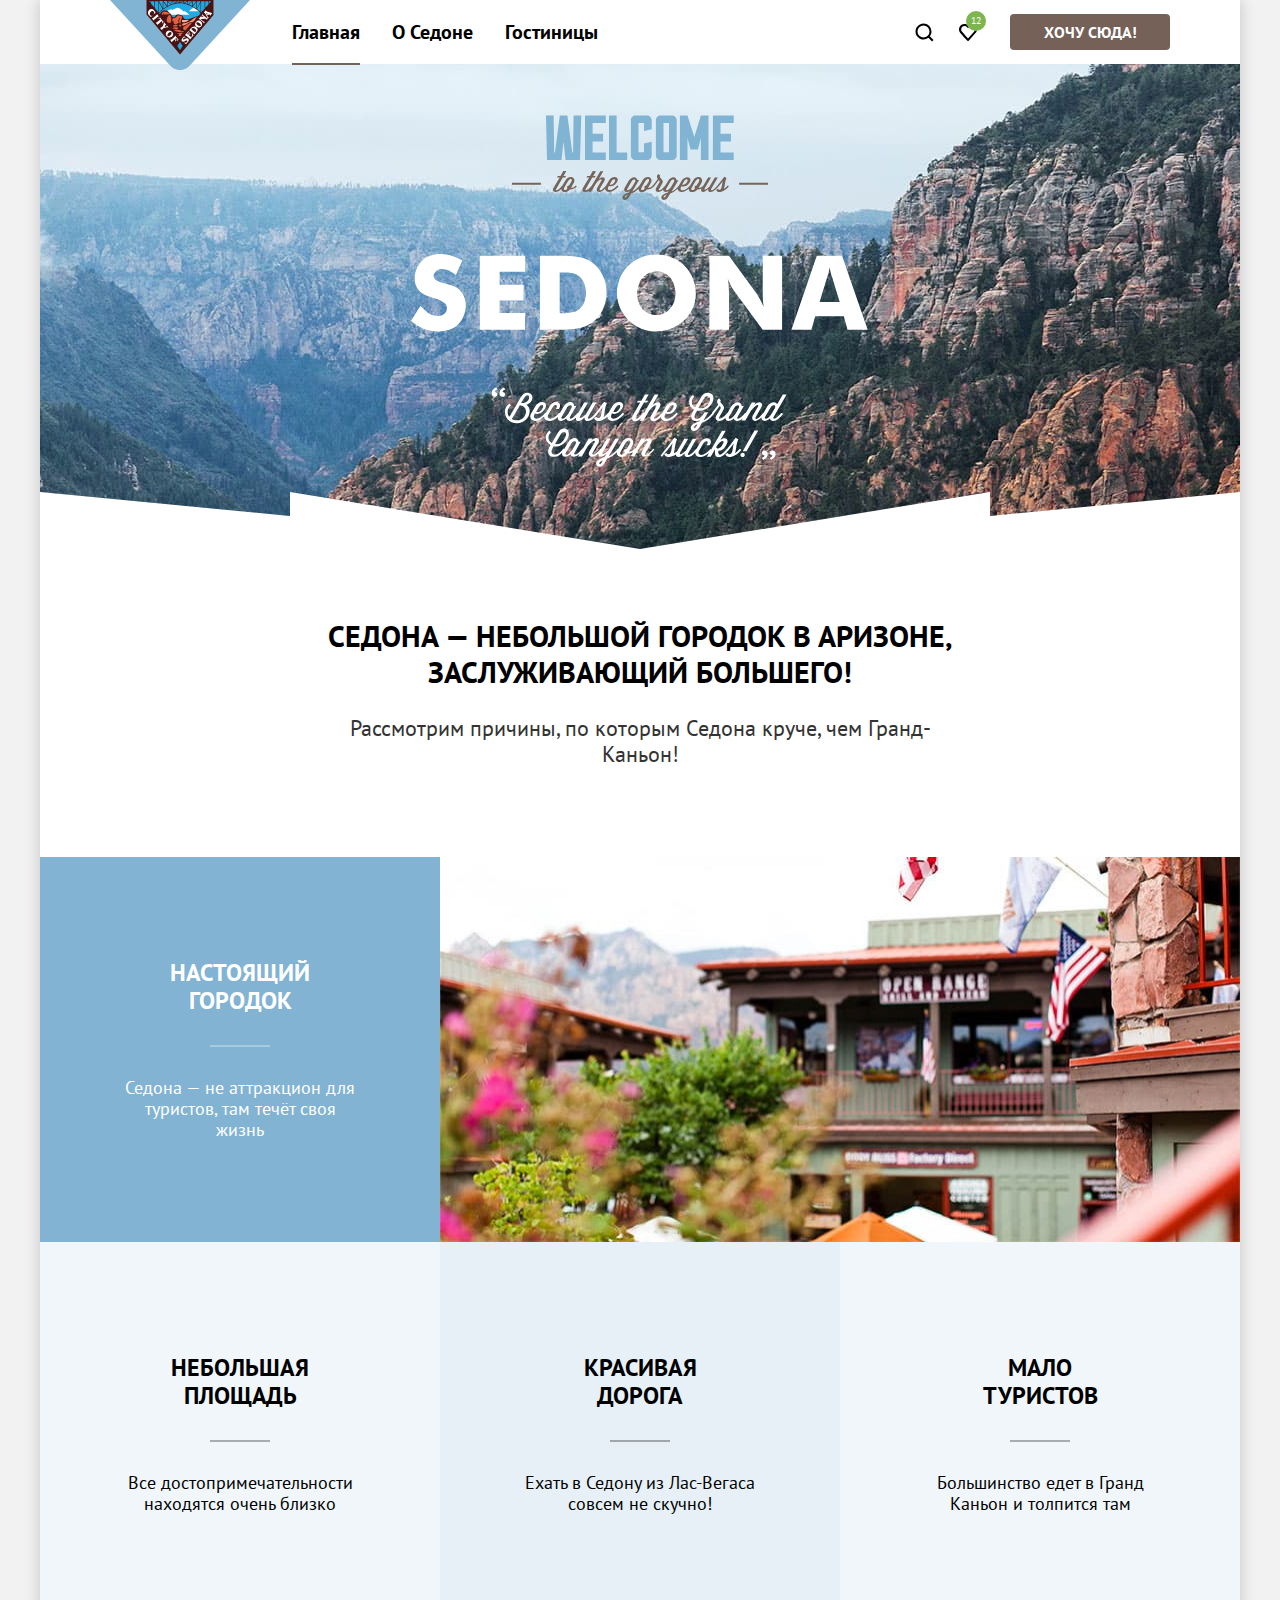
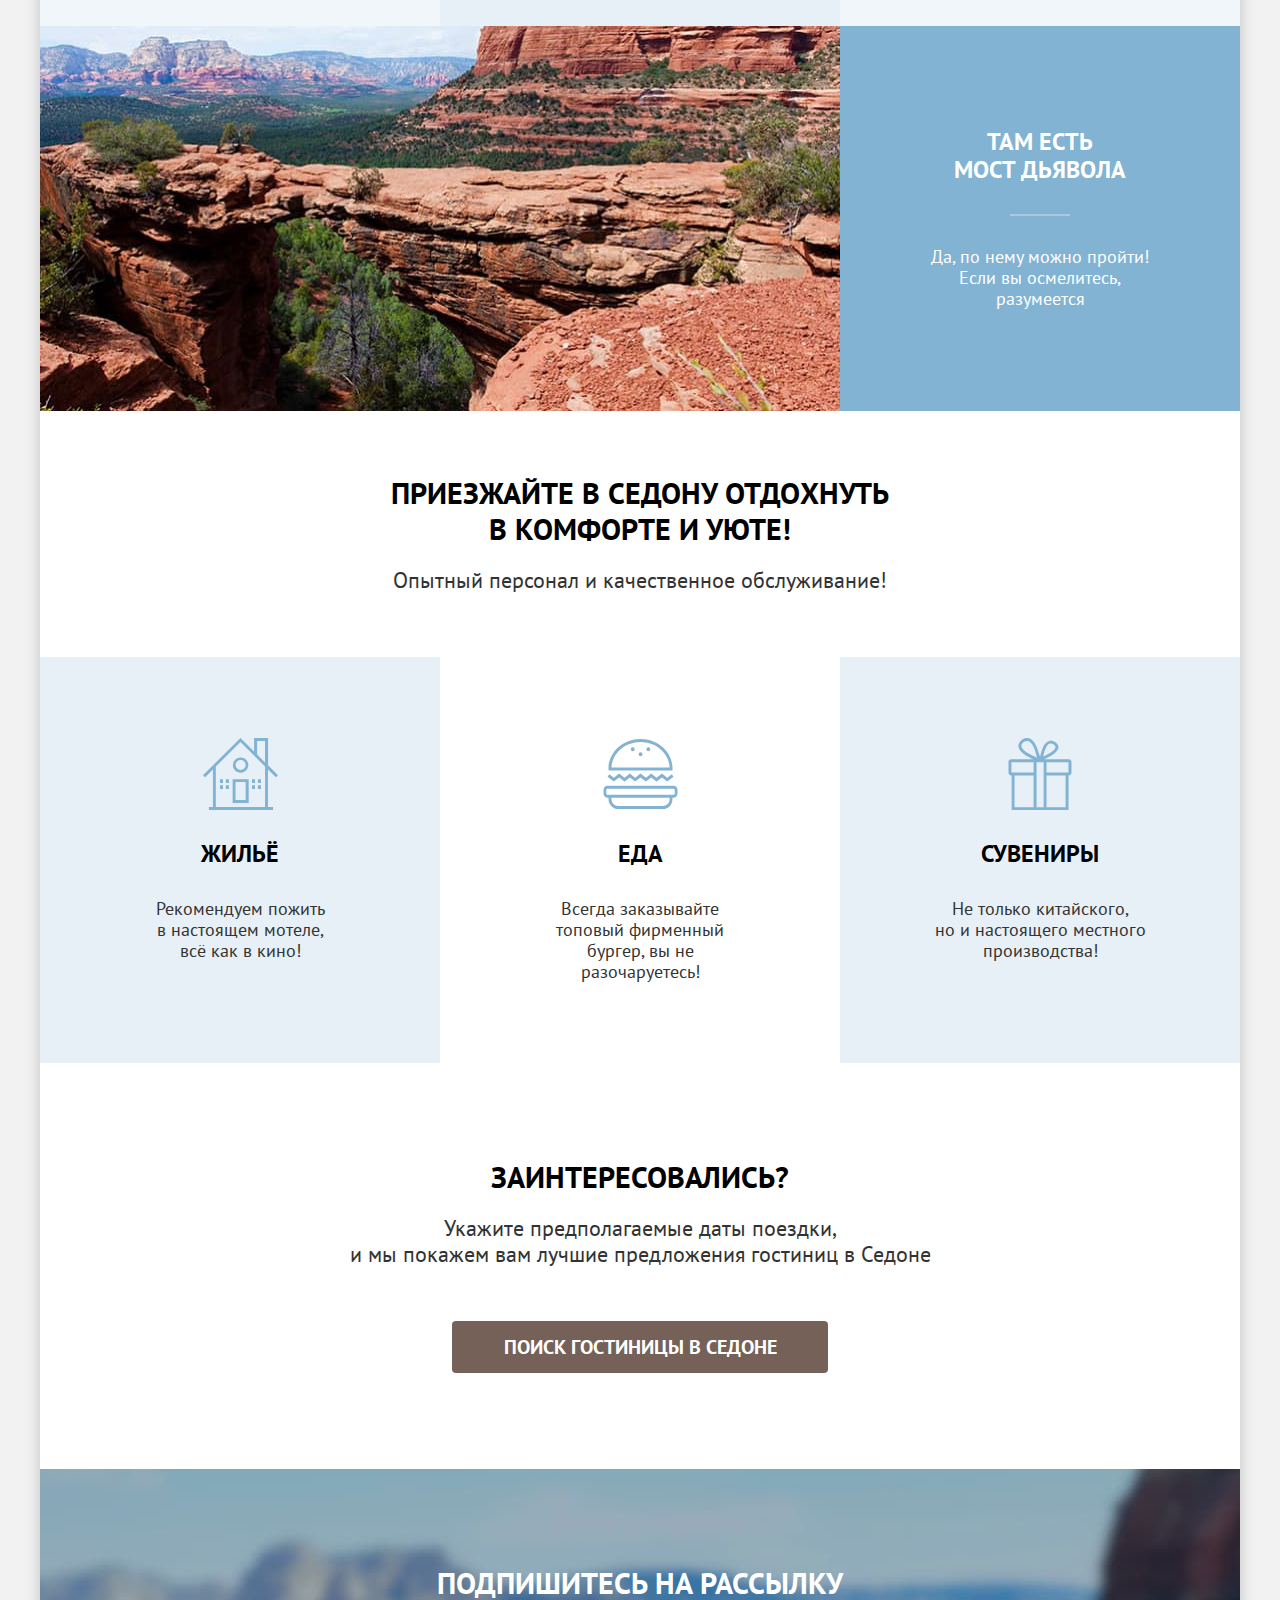
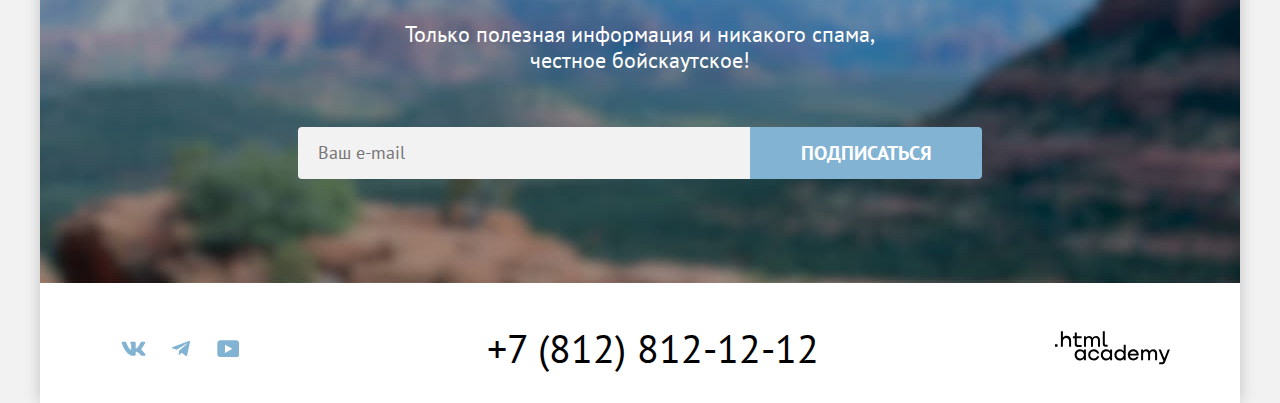
<file: index.html>
<!DOCTYPE html>
<html lang="ru">

  <head>
    <meta charset="utf-8">
    <title>HTML Academy: Седона</title>
    <link rel="stylesheet" href="styles/styles.css">
    <link rel="icon" type="image/png" sizes="32x32" href="images/favicon.png">
  </head>

  <body>
    <header class="page-header">
      <nav class="navigation">
        <a class="navigation-logo" href="index.html">
          <img class="site-logo" src="images/header/logo.svg" width="140" height="70" alt="Логотип Седона.">
        </a>
        <ul class="navigation-list">
          <li class="navigation-item">
            <a class="navigation-link navigation-link-current" href="index.html">Главная</a>
          </li>
          <li class="navigation-item">
            <a class="navigation-link" href="#">О Седоне</a>
          </li>
          <li class="navigation-item">
            <a class="navigation-link" href="catalog.html">Гостиницы</a>
          </li>
        </ul>
        <ul class="navigation-user">
          <li class="navigation-user-item">
            <a class="navigation-link navigation-user-link navigation-search" href="#">
              <span class="visually-hidden">Поиск</span>
            </a>
          </li>
          <li class="navigation-user-item">
            <a class="navigation-link navigation-user-link navigation-favorites" href="#">
              <span class="visually-hidden">Избранное</span>
              <span class="favorites-number">12</span>
            </a>
          </li>
          <li class="navigation-user-item">
            <button type="button" class="button button-main button-header">Хочу сюда!</button>
          </li>
        </ul>
      </nav>
    </header>
    <main class="main-index">
      <h1 class="visually-hidden">О седоне</h1>
      <section class="hero">
        <div class="hero-vector"></div>
        <h2 class="visually-hidden">Добро пожаловать в Седону</h2>
        <img class="hero-image" src="images/welcome.svg" width="458" height="352" alt="Welcome to the gorgeous Sedona, because the Grand Canyon sucks!">
      </section>
      <section class="advantages">
        <header class="section-header">
          <h2 class="visually-hidden">Преимущества</h2>
          <p class="section-lead">Седона — небольшой городок в Аризоне, заслуживающий большего!</p>
          <p class="section-description">Рассмотрим причины, по которым Седона круче, чем Гранд-Каньон!</p>
        </header>
        <ul class="advantages-list">
          <li class="advantages-item">
            <div class="advantages-text-container">
              <h3 class="advantages-title">Настоящий городок</h3>
              <p class="advantages-description">Седона — не аттракцион для туристов, там течёт своя жизнь</p>
            </div>
            <img class="photo-sedona" src="images/street.jpg" width="800" height="385" alt="Улица Седона.">
          </li>
          <li class="advantages-item lightblue">
            <div class="advantages-text-container">
              <h3 class="advantages-title">Небольшая площадь</h3>
              <p class="advantages-description">Все достопримечательности находятся очень близко</p>
            </div>
          </li>
          <li class="advantages-item blue">
            <div class="advantages-text-container">
              <h3 class="advantages-title">Красивая дорога</h3>
              <p class="advantages-description">Ехать в Седону из Лас-Вегаса совсем не скучно!</p>
            </div>
          </li>
          <li class="advantages-item lightblue">
            <div class="advantages-text-container">
              <h3 class="advantages-title">Мало туристов</h3>
              <p class="advantages-description">Большинство едет в Гранд Каньон и толпится там</p>
            </div>
          </li>
          <li class="advantages-item">
            <img class="photo-bridge" src="images/gorge.jpg" width="800" height="385" alt="Мост дьявола.">
            <div class="advantages-text-container">
              <h3 class="advantages-title">Там есть <br> мост дьявола</h3>
              <p class="advantages-description">Да, по нему можно пройти! Если вы осмелитесь, разумеется</p>
            </div>
          </li>
        </ul>
      </section>
      <section class="recommendations">
        <header class="section-header">
          <h2 class="visually-hidden">Инфраструктура</h2>
          <p class="section-lead">Приезжайте в Седону отдохнуть в комфорте и уюте!</p>
          <p class="section-description">Опытный персонал и качественное обслуживание!</p>
        </header>
        <ul class="recommendations-list">
          <li class="recommendations-item blue">
            <h3 class="recommendations-title">Жильё</h3>
            <p class="recommendations-description">Рекомендуем пожить <br> в настоящем мотеле, <br> всё как в кино!</p>
          </li>
          <li class="recommendations-item">
            <h3 class="recommendations-title">Еда</h3>
            <p class="recommendations-description">Всегда заказывайте <br> топовый фирменный бургер, вы не разочаруетесь!</p>
          </li>
          <li class="recommendations-item blue">
            <h3 class="recommendations-title">Сувениры</h3>
            <p class="recommendations-description">Не только китайского, <br> но и настоящего местного производства!</p>
          </li>
        </ul>
      </section>
      <section class="hotel-search">
        <header class="section-header">
          <h2 class="visually-hidden">Поиск гостиницы</h2>
          <p class="section-lead">Заинтересовались?</p>
          <p class="section-description">Укажите предполагаемые даты поездки, <br> и мы покажем вам лучшие предложения гостиниц в Седоне</p>
        </header>
        <button class="button button-main button-big" type="button">Поиск гостиницы в Седоне</button>
      </section>
      <section class="newsletter-section">
        <header class="section-header newsletter-section-header">
          <h2 class="visually-hidden">Подписка</h2>
          <p class="section-lead">Подпишитесь на рассылку</p>
          <p class="section-description">Только полезная информация и никакого спама, честное бойскаутское!</p>
        </header>
        <form class="newsletter-form" action="https://echo.htmlacademy.ru/" method="post">
          <input class="field" placeholder="Ваш e-mail" type="email" name="newsletter-email" required>
          <button class="button button-additional button-big" type="submit">Подписаться</button>
        </form>
      </section>
    </main>
    <footer class="page-footer">
      <ul class="social-links-list">
        <li class="social-links-item">
          <a class="footer-social-link" href="https://vk.com/htmlacademy">
            <span class="visually-hidden">ВКонтакте</span>
            <svg aria-hidden="true" focusable="false" xmlns="http://www.w3.org/2000/svg" width="25" height="15" viewBox="0 0 25 15">
              <path fill="currentColor" fill-rule="evenodd" d="M24.12 1.8c.16-.54 0-.94-.8-.94H20.7c-.67 0-.98.34-1.15.73 0 0-1.33 3.2-3.22 5.27-.61.6-.9.8-1.23.8-.16 0-.41-.2-.41-.75v-5.1c0-.66-.19-.95-.74-.95H9.82c-.42 0-.67.3-.67.59 0 .62.95.76 1.04 2.51v3.8c0 .83-.15.98-.48.98-.9 0-3.06-3.2-4.34-6.88-.25-.72-.5-1-1.18-1H1.57c-.75 0-.9.34-.9.73 0 .68.89 4.07 4.14 8.55 2.17 3.06 5.23 4.72 8 4.72 1.68 0 1.88-.37 1.88-1v-2.32c0-.74.16-.88.7-.88.38 0 1.05.19 2.6 1.66 1.79 1.75 2.08 2.54 3.08 2.54h2.63c.75 0 1.12-.37.9-1.1-.23-.72-1.08-1.77-2.2-3.02-.62-.71-1.54-1.48-1.82-1.86-.39-.5-.28-.71 0-1.15 0 0 3.2-4.42 3.54-5.93Z" clip-rule="evenodd" />
            </svg>
          </a>
        </li>
        <li class="social-links-item">
          <a class="footer-social-link" href="https://t.me/htmlacademy">
            <span class="visually-hidden">Телеграмм</span>
            <svg aria-hidden="true" focusable="false" xmlns="http://www.w3.org/2000/svg" width="18" height="16" viewBox="0 0 18 16">
              <path fill="currentColor" d="M16.79.96.84 7.1c-1.09.44-1.08 1.05-.2 1.32l4.1 1.28 9.47-5.98c.44-.27.85-.13.52.17l-7.68 6.93-.28 4.22c.41 0 .6-.2.83-.41l1.99-1.94 4.13 3.06c.77.42 1.31.2 1.5-.71l2.72-12.8c.28-1.1-.43-1.61-1.16-1.28Z" />
            </svg>
          </a>
        </li>
        <li class="social-links-item">
          <a class="footer-social-link" href="https://www.youtube.com/user/htmlacademyru">
            <span class="visually-hidden">Ютуб</span>
            <svg aria-hidden="true" focusable="false" xmlns="http://www.w3.org/2000/svg" width="22" height="17" viewBox="0 0 22 17">
              <path fill="currentColor" d="M18.94.36H3.51C1.65.36.33 1.95.33 3.76v10.09c0 1.91 1.32 3.5 3.18 3.5h15.65c1.64 0 3.17-1.59 3.17-3.4V3.76c-.22-1.8-1.53-3.4-3.39-3.4ZM7.99 12.89V4.82l7.34 4.04-7.34 4.03Z" />
            </svg>
          </a>
        </li>
      </ul>
      <a class="contacts-phone" href="tel:+78128121212" title="Контактный телефон">+7 (812) 812-12-12</a>
      <a class="htmlacademy-link" href="https://htmlacademy.ru/" title="Логотип разработчика">
        <svg aria-hidden="true" focusable="false" xmlns="http://www.w3.org/2000/svg" width="115" height="34">
          <path fill="currentColor" d="M0 13.26v2.6h2.5v-2.6H0ZM11.6 4.86c-1.6 0-2.8.7-3.6 1.7h-.1V.36h-2v15.5h2v-5.3c0-2.1 1.3-3.6 3.3-3.6 1.8 0 2.9 1.4 2.9 3.2v5.7h2v-6.1c.1-3-1.8-4.9-4.5-4.9ZM26.6 5.16h-4.8v-3.7h-2v3.8h-1.9v2h1.9v6c0 1.7 1 2.7 2.7 2.7h4.1v-2h-3.7c-.7 0-1.1-.4-1.1-1.1v-5.7h4.8v-2ZM41.1 4.96c-1.6 0-2.9.8-3.5 2.1h-.1c-.6-1.2-1.8-2.1-3.4-2.1-1.4 0-2.5.8-3.1 1.8h-.1v-1.6H29v10.6h2v-5.4c0-2 1-3.5 2.6-3.5 1.5 0 2.4 1 2.4 2.6v6.3h2v-5.6c0-2.4 1.4-3.3 2.6-3.3 1.5 0 2.4 1 2.4 2.6v6.3h2v-6.5c.1-2.5-1.4-4.3-3.9-4.3ZM47.8 13.06c0 1.7 1 2.7 2.8 2.7h2v-2h-1.7c-.7 0-1.1-.4-1.1-1.1V.36h-2v12.7ZM28.9 20.06c-.9-1.1-2.2-1.8-3.9-1.8-3.1 0-5.4 2.3-5.4 5.6s2.3 5.6 5.4 5.6c1.8 0 3-.8 3.8-1.9h.1v1.6h2v-10.6h-2v1.5Zm-3.6 7.4c-2.2 0-3.6-1.6-3.6-3.6s1.4-3.6 3.6-3.6 3.6 1.6 3.6 3.6c0 1.9-1.4 3.6-3.6 3.6ZM44.2 22.36c-.5-2.4-2.6-4.1-5.4-4.1a5.4 5.4 0 0 0-5.6 5.6c0 3.1 2.2 5.6 5.6 5.6 2.8 0 4.9-1.8 5.4-4.2h-2.1a3.4 3.4 0 0 1-3.3 2.3c-2.2 0-3.6-1.6-3.6-3.6s1.4-3.6 3.6-3.6c1.6 0 2.8 1 3.3 2.2h2.1v-.2ZM55.1 20.06c-.9-1.1-2.2-1.8-3.9-1.8-3.1 0-5.4 2.3-5.4 5.6s2.3 5.6 5.4 5.6c1.8 0 3-.8 3.8-1.9h.1v1.6h2v-10.6h-2v1.5Zm-3.6 7.4c-2.2 0-3.6-1.6-3.6-3.6s1.4-3.6 3.6-3.6 3.6 1.6 3.6 3.6c0 1.9-1.5 3.6-3.6 3.6ZM68.7 20.16c-.9-1.1-2.2-1.9-3.9-1.9-3.1 0-5.4 2.3-5.4 5.6s2.2 5.6 5.4 5.6c1.7 0 3-.8 3.8-1.8h.1v1.5h2v-15.4h-2v6.4Zm-3.6 7.3c-2.2 0-3.6-1.6-3.6-3.6s1.4-3.6 3.6-3.6 3.6 1.6 3.6 3.6c-.1 2-1.5 3.6-3.6 3.6ZM78.3 18.26c-3.3 0-5.5 2.5-5.5 5.6 0 3 2.1 5.6 5.5 5.6 2.5 0 4.5-1.3 5.2-3.6h-2.1c-.5 1-1.6 1.6-3 1.6-1.9 0-3.3-1.3-3.4-2.9h8.8c.2-3.6-2-6.3-5.5-6.3Zm0 1.9c1.7 0 3 1 3.3 2.6h-6.5c.3-1.5 1.5-2.6 3.2-2.6ZM98.2 18.26c-1.6 0-2.9.8-3.6 2h-.1c-.6-1.2-1.8-2-3.4-2-1.4 0-2.5.7-3.1 1.8v-1.5h-1.9v10.6h2v-5.4c0-2 1-3.4 2.6-3.5 1.5 0 2.4 1 2.4 2.6v6.3h2v-5.6c0-2.4 1.4-3.3 2.6-3.3 1.5 0 2.4 1 2.4 2.6v6.3h2v-6.5c.1-2.6-1.4-4.4-3.9-4.4ZM109.4 27.36l-3.6-8.9h-2.2l4.8 11.6c-.3.9-.7 1.2-1.7 1.2h-2.5v2h2.5c1.8 0 2.8-.8 3.5-2.6l4.7-12.2h-2.1l-3.4 8.9Z" />
        </svg>
      </a>
    </footer>
    <div class="modal-container modal-container-close">
      <div class="modal modal-search">
        <button class="modal-close-button" type="button">
          <svg aria-hidden="true" focusable="false" class="close-button-icon" xmlns="http://www.w3.org/2000/svg" width="15" height="15" viewBox="0 0 15 15">
            <path fill="currentColor" d="M14.5 1.78 13.2.5 7.49 6.2 1.79.5.48 1.8l5.7 5.7-5.7 5.7 1.3 1.3 5.7-5.7 5.7 5.7 1.3-1.3-5.7-5.7 5.7-5.7Z" />
          </svg>
          <span class="visually-hidden">Закрыть</span>
        </button>
        <section class="modal-content">
          <h2 class="modal-title">Поиск гостиницы в седоне</h2>
          <form class="search-form" action="https://echo.htmlacademy.ru/" method="post">
            <div class="field-group people-count-control">
              <label class="field-label" for="search-date-enter">Дата Заезда:</label>
              <div class="field-control">
                <input class="search-form-field field" type="text" id="search-date-enter" name="search-date-enter" value="27 апреля 2020" placeholder="Укажите дату">
                  <button type="button" class="button calendar-button button-reset">
                    <svg aria-hidden="true" focusable="false" class="calendar-icon" xmlns="http://www.w3.org/2000/svg" width="20" height="20" fill="none" viewBox="0 0 20 20">
                      <g fill="#000" opacity=".3">
                        <path d="M7.75 12c.3 0 .5-.2.5-.5s-.2-.5-.5-.5-.5.2-.5.5.2.5.5.5Z"/>
                        <path d="M17 4h-2V2h-1v2H6V2H5v2H3c-.6 0-1 .4-1 1v11c0 .5.4 1 1 1h14c.5 0 1-.5 1-1V5c0-.6-.5-1-1-1Zm0 12H3V9h14v7ZM3 8V5h2v2h1V5h8v2h1V5h2v3H3Z"/>
                        <path d="M10 12c.3 0 .5-.2.5-.5s-.2-.5-.5-.5-.5.2-.5.5.2.5.5.5ZM12.25 12c.3 0 .5-.2.5-.5s-.2-.5-.5-.5-.5.2-.5.5.2.5.5.5ZM7.75 13c-.3 0-.5.2-.5.5s.2.5.5.5.5-.2.5-.5-.2-.5-.5-.5ZM5.5 12c.3 0 .5-.2.5-.5s-.2-.5-.5-.5-.5.2-.5.5.2.5.5.5ZM5.5 13c-.3 0-.5.2-.5.5s.2.5.5.5.5-.2.5-.5-.2-.5-.5-.5ZM10 13c-.3 0-.5.2-.5.5s.2.5.5.5.5-.2.5-.5-.2-.5-.5-.5ZM12.25 13c-.3 0-.5.2-.5.5s.2.5.5.5.5-.2.5-.5-.2-.5-.5-.5ZM14.5 12c.3 0 .5-.2.5-.5s-.2-.5-.5-.5-.5.2-.5.5.2.5.5.5ZM14.5 13c-.3 0-.5.2-.5.5s.2.5.5.5.5-.2.5-.5-.2-.5-.5-.5Z"/>
                      </g>
                    </svg>
                    <span class="visually-hidden">Календарь</span>
                  </button>
                <ul class="messages-list errors-list">
                  <li class="messages-item">Мы не можем отправить вас в прошлое.</li>
                </ul>
                <ul class="messages-list"></ul>
              </div>
            </div>
            <div class="field-group people-count-control">
              <label class="field-label" for="search-date-exite">Дата Выезда:</label>
              <div class="field-control">
                <input class="search-form-field field" type="text" id="search-date-exite" name="search-date-exite" value="1 сентября 2023" placeholder="Укажите дату">
                  <button type="button" class="button calendar-button button-reset">
                    <svg aria-hidden="true" focusable="false" class="calendar-icon" xmlns="http://www.w3.org/2000/svg" width="20" height="20" fill="none" viewBox="0 0 20 20">
                      <g fill="#000" opacity=".3">
                        <path d="M7.75 12c.3 0 .5-.2.5-.5s-.2-.5-.5-.5-.5.2-.5.5.2.5.5.5Z"/>
                        <path d="M17 4h-2V2h-1v2H6V2H5v2H3c-.6 0-1 .4-1 1v11c0 .5.4 1 1 1h14c.5 0 1-.5 1-1V5c0-.6-.5-1-1-1Zm0 12H3V9h14v7ZM3 8V5h2v2h1V5h8v2h1V5h2v3H3Z"/>
                        <path d="M10 12c.3 0 .5-.2.5-.5s-.2-.5-.5-.5-.5.2-.5.5.2.5.5.5ZM12.25 12c.3 0 .5-.2.5-.5s-.2-.5-.5-.5-.5.2-.5.5.2.5.5.5ZM7.75 13c-.3 0-.5.2-.5.5s.2.5.5.5.5-.2.5-.5-.2-.5-.5-.5ZM5.5 12c.3 0 .5-.2.5-.5s-.2-.5-.5-.5-.5.2-.5.5.2.5.5.5ZM5.5 13c-.3 0-.5.2-.5.5s.2.5.5.5.5-.2.5-.5-.2-.5-.5-.5ZM10 13c-.3 0-.5.2-.5.5s.2.5.5.5.5-.2.5-.5-.2-.5-.5-.5ZM12.25 13c-.3 0-.5.2-.5.5s.2.5.5.5.5-.2.5-.5-.2-.5-.5-.5ZM14.5 12c.3 0 .5-.2.5-.5s-.2-.5-.5-.5-.5.2-.5.5.2.5.5.5ZM14.5 13c-.3 0-.5.2-.5.5s.2.5.5.5.5-.2.5-.5-.2-.5-.5-.5Z"/>
                      </g>
                    </svg>
                    <span class="visually-hidden">Календарь</span>
                  </button>
                <ul class="messages-list errors-list"></ul>
                <ul class="messages-list">
                  <li class="messages-item">На эти даты есть свободные номера. Пока есть.</li>
                </ul>
              </div>
            </div>
            <div class="search-form-number-people">
              <div class="field-group people-count-control">
                <label class="field-label" for="number-adults">Взрослые:</label>
                <div class="field-control">
                  <div class="form-field-number">
                    <button class="button form-field-number-button" type="button">
                      <span class="visually-hidden">Уменьшить количество</span>
                      <svg aria-hidden="true" focusable="false" class="number-icon" width="20" height="20" viewBox="0 0 20 20" xmlns="http://www.w3.org/2000/svg">
                        <path d="M3 9V11H17V9H3Z" fill="currentColor" />
                      </svg>
                    </button>
                    <input class="search-form-field field field-number" type="number" id="number-adults" name="number-adults" value="2">
                    <button class="button form-field-number-button" type="button">
                      <span class="visually-hidden">Увеличить количество</span>
                      <svg aria-hidden="true" focusable="false" class="number-icon" width="20" height="20" viewBox="0 0 20 20" xmlns="http://www.w3.org/2000/svg">
                        <path d="M17 9H11V3H9V9H3V11H9V17H11V11H17V9Z" fill="currentColor" />
                      </svg>
                    </button>
                  </div>
                </div>
              </div>
              <div class="field-group people-count-control">
                <label class="field-label" for="number-children">Дети:
                  <span class="field-info" aria-labelledby="tooltip-label-date">
                    <svg aria-hidden="true" focusable="false" class="field-icon" xmlns="http://www.w3.org/2000/svg" width="26" height="26" fill="currentColor" viewBox="0 0 26 26">
                      <circle cx="13" cy="13" r="13" />
                      <path fill="#fff" fill-rule="evenodd" d="M12 7h2v2h-2V7Zm2 12h-2v-9h2v9Z" clip-rule="evenodd" />
                    </svg>
                    <span class="tooltip">
                      <span class="tooltip-text" role="tooltip" id="tooltip-label-date">Укажите количество детей, которые будут с вами, возраст которых от 6 до 18 лет. Дети до 6 лет размещаются бесплатно.</span>
                      <svg aria-hidden="true" focusable="false" class="tooltip-pointer-icon" xmlns="http://www.w3.org/2000/svg" width="19" height="9" fill="none" viewBox="0 0 19 9">
                        <path fill="#333" d="M9.5 0 19 9H0l9.5-9Z" />
                      </svg>
                    </span>
                  </span>
                </label>
                <div class="field-control">
                  <div class="form-field-number">
                    <button class="button form-field-number-button" type="button">
                      <span class="visually-hidden">Уменьшить количество</span>
                      <svg class="number-icon" width="20" height="20" viewBox="0 0 20 20" xmlns="http://www.w3.org/2000/svg">
                        <path d="M3 9V11H17V9H3Z" fill="currentColor" />
                      </svg>
                    </button>
                    <input class="search-form-field field field-number" type="number" id="number-children" name="number-children" value="2">
                    <button class="button form-field-number-button" type="button">
                      <span class="visually-hidden">Увеличить количество</span>
                      <svg aria-hidden="true" focusable="false" class="number-icon" width="20" height="20" viewBox="0 0 20 20" xmlns="http://www.w3.org/2000/svg">
                        <path d="M17 9H11V3H9V9H3V11H9V17H11V11H17V9Z" fill="currentColor" />
                      </svg>
                    </button>
                  </div>
                </div>
              </div>
            </div>
            <button class="button search-form-button" type="submit">Найти</button>
          </form>
        </section>
      </div>
    </div>
  </body>

</html>
</file>
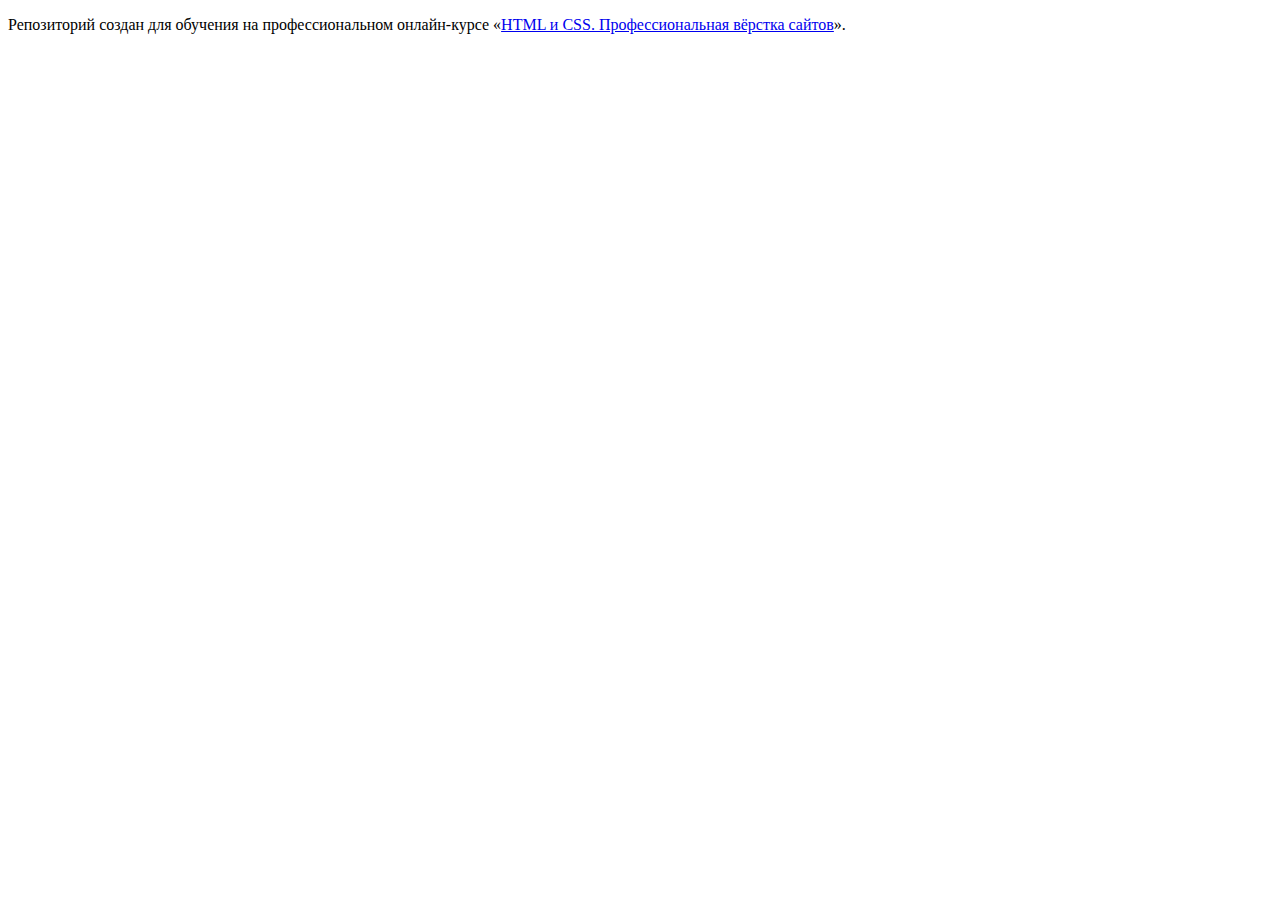
<file: 1/index.html>
<!DOCTYPE html>
<html lang="ru">
  <head>
    <meta charset="utf-8">
    <title>HTML Academy: Седона</title>
    <base href="https://htmlacademy-htmlcss.github.io/2254773-sedona-36/1/">
</head>
  <body>

    <p>Репозиторий создан для обучения на профессиональном онлайн‑курсе «<a href="https://htmlacademy.ru/intensive/htmlcss">HTML и CSS. Профессиональная вёрстка сайтов</a>».</p>

  </body>
</html>
</file>
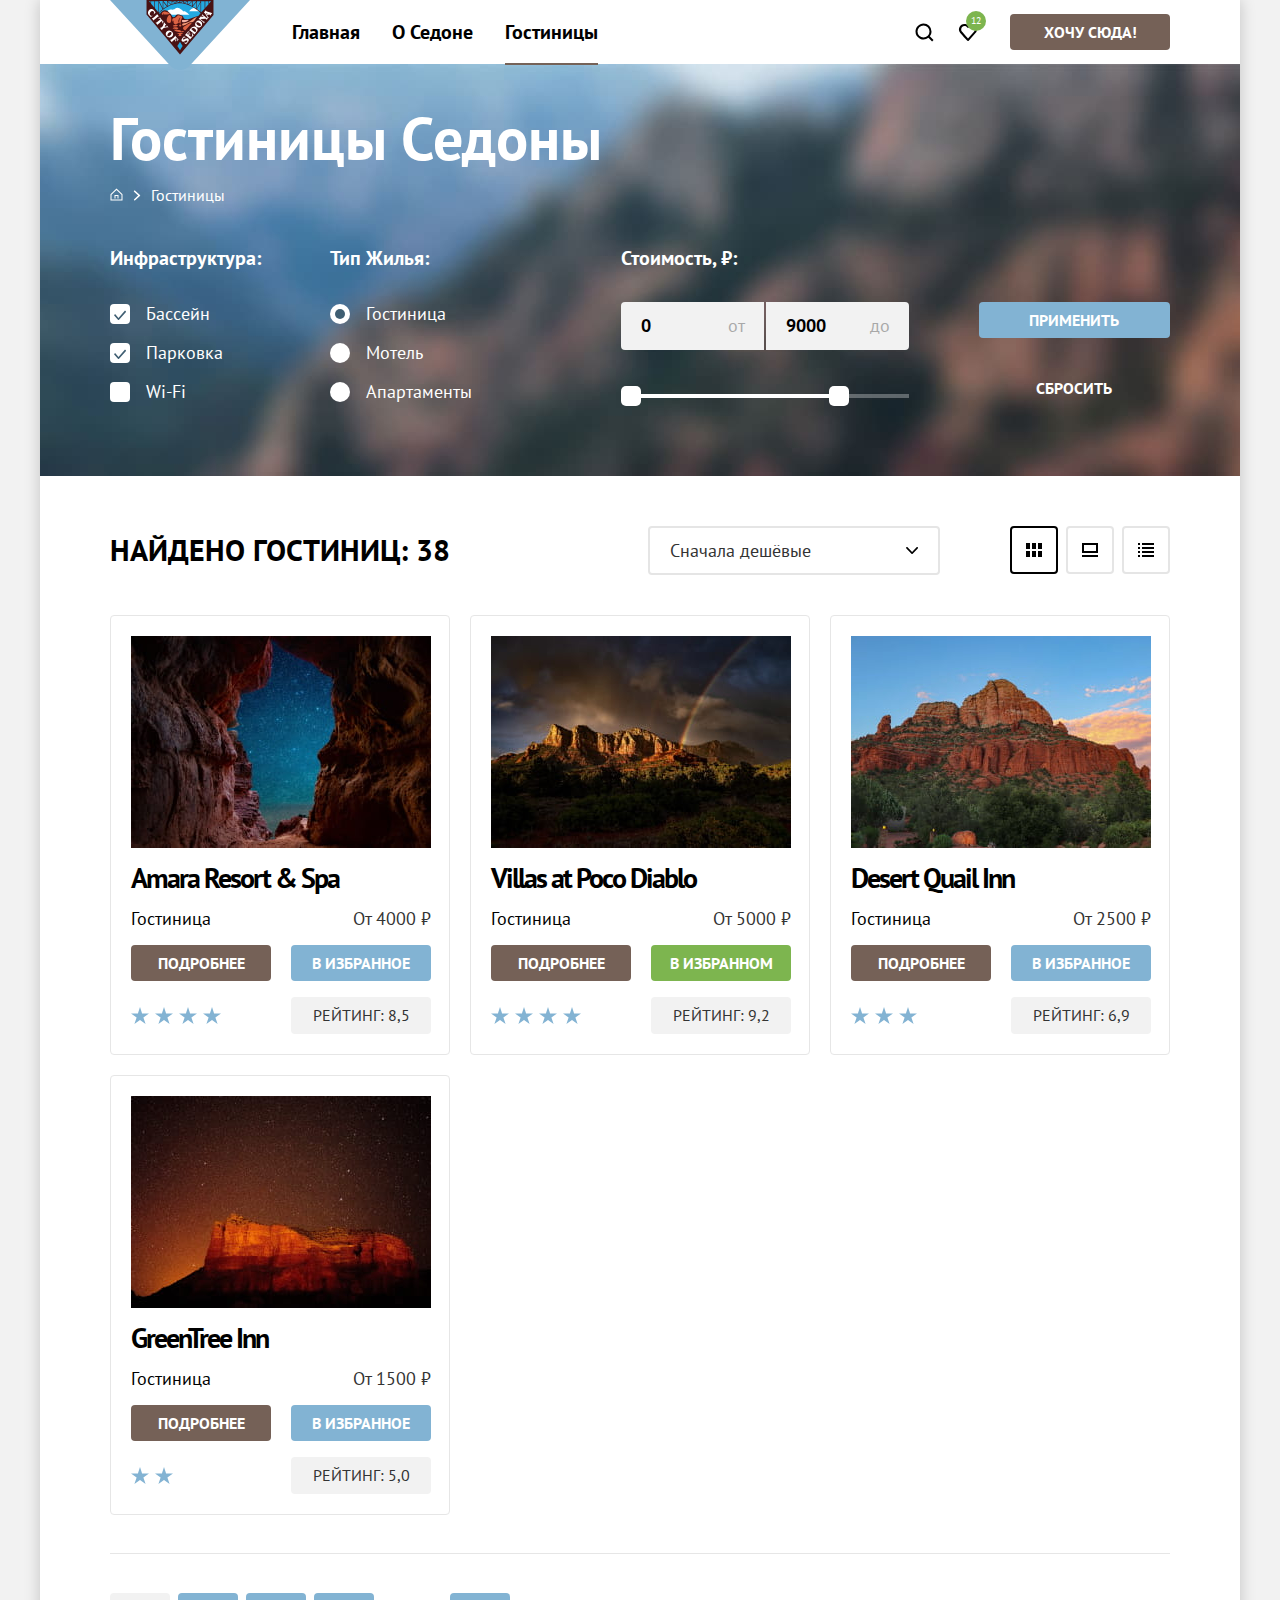
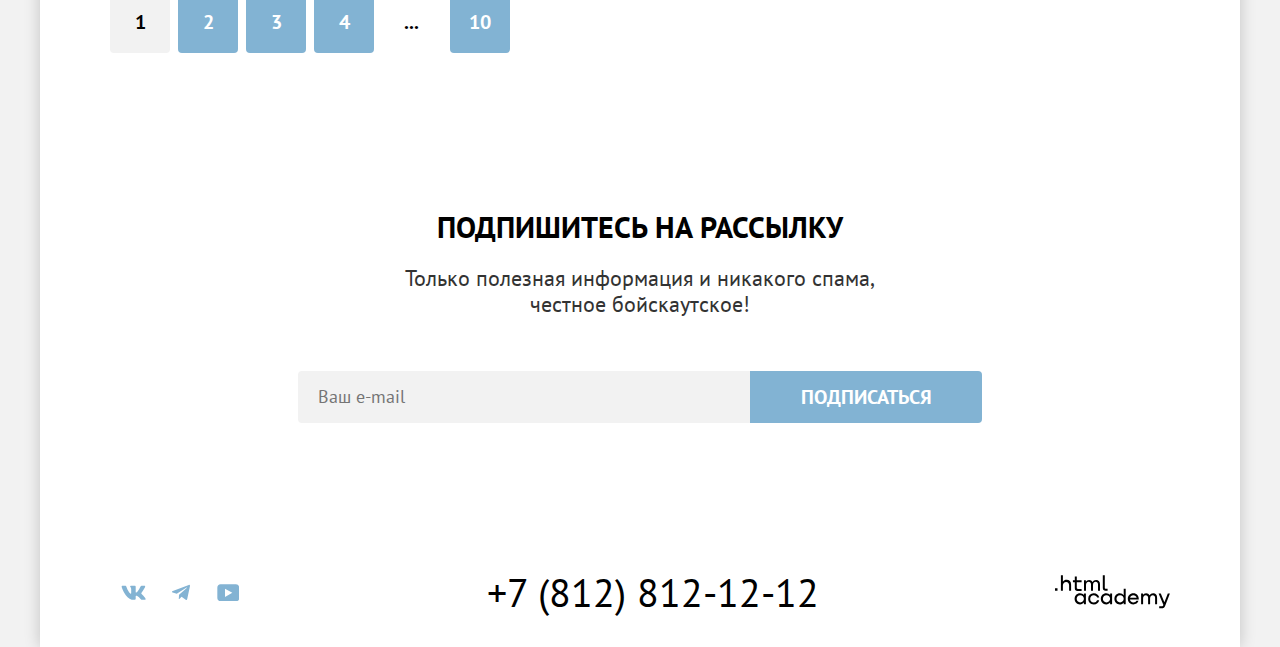
<file: catalog.html>
<!DOCTYPE html>
<html lang="ru">

  <head>
    <meta charset="utf-8">
    <title>HTML Academy: Каталог Седона</title>
    <link rel="stylesheet" href="styles/styles.css">
    <link rel="icon" type="image/png" sizes="32x32" href="images/favicon.png">
  </head>

  <body>
    <header class="page-header">
      <nav class="navigation">
        <a class="navigation-logo" href="index.html">
          <img class="site-logo" src="images/header/logo.svg" width="140" height="70" alt="Логотип Седона.">
        </a>
        <ul class="navigation-list">
          <li class="navigation-item">
            <a class="navigation-link" href="index.html">Главная</a>
          </li>
          <li class="navigation-item">
            <a class="navigation-link" href="#">О Седоне</a>
          </li>
          <li class="navigation-item">
            <a class="navigation-link navigation-link-current" href="catalog.html">Гостиницы</a>
          </li>
        </ul>
        <ul class="navigation-user">
          <li class="navigation-user-item">
            <a class="navigation-link navigation-user-link navigation-search" href="#">
              <span class="visually-hidden">Поиск</span>
            </a>
          </li>
          <li class="navigation-user-item">
            <a class="navigation-link navigation-user-link navigation-favorites" href="#">
              <span class="visually-hidden">Избранное</span>
              <span class="favorites-number">12</span>
            </a>
          </li>
          <li class="navigation-user-item">
            <button type="button" class="button button-main button-header">Хочу сюда!</button>
          </li>
        </ul>
      </nav>
    </header>
    <main class="main-inner">
      <div class="wraper-main-inner">
        <h1 class="page-title">Гостиницы Седоны</h1>
        <ol class="breadcrumbs">
          <li class="breadcrumbs-item">
            <a class="breadcrumbs-link breadcrumbs-home-link" href="index.html">
              <svg class="home-link-ikon" aria-hidden="true" focusable="false" xmlns="http://www.w3.org/2000/svg" width="13" height="13" viewBox="0 0 13 13" fill="none">
                <path fill="currentColor" d="m6.5.5-6 5.8v6.2h12V6.3L6.5.5Zm5 11h-10V6.7l5-4.8 5 4.8v4.8Z"/>
                <path fill="currentColor" d="M4.5 10.5h1V8h2v2.5h1V7h-4v3.5Z"/>
              </svg>
              <span class="visually-hidden">Главная</span>
            </a>
          </li>
          <li class="breadcrumbs-item">
            <a class="breadcrumbs-link" href="catalog.html">Гостиницы</a>
          </li>
        </ol>
        <section class="catalog-filter-section">
          <h2 class="visually-hidden">Фильтр подбора гостиниц</h2>
          <form class="catalog-filter" action="https://echo.htmlacademy.ru/" method="get">
            <fieldset class="catalog-filter-group">
              <legend class="fieldset-title">Инфраструктура:</legend>
              <ul class="catalog-filter-list">
                <li class="catalog-filter-item">
                  <label class="control">
                    <input class="control-input visually-hidden" type="checkbox" name="bassen" checked>
                    <span class="control-mark"></span>
                    <span class="control-label">Бассейн</span>
                  </label>
                </li>
                <li class="catalog-filter-item">
                  <label class="control">
                    <input class="control-input visually-hidden" type="checkbox" name="parking-space" checked>
                    <span class="control-mark"></span>
                    <span class="control-label">Парковка</span>
                  </label>
                </li>
                <li class="catalog-filter-item">
                  <label class="control">
                    <input class="control-input visually-hidden" type="checkbox" name="wi-fi">
                    <span class="control-mark"></span>
                    <span class="control-label">Wi-Fi</span>
                  </label>
                </li>
              </ul>
            </fieldset>
            <fieldset class="catalog-filter-group">
              <legend class="fieldset-title">Тип Жилья:</legend>
              <ul class="catalog-filter-list">
                <li class="catalog-filter-item">
                  <label class="control">
                    <input class="control-input visually-hidden" type="radio" name="hotel-type" value="hotel" checked>
                    <span class="control-mark"></span>
                    <span class="control-label">Гостиница</span>
                  </label>
                </li>
                <li class="catalog-filter-item">
                  <label class="control">
                    <input class="control-input visually-hidden" type="radio" name="hotel-type" value="motel">
                    <span class="control-mark"></span>
                    <span class="control-label">Мотель</span>
                  </label>
                </li>
                <li class="catalog-filter-item">
                  <label class="control">
                    <input class="control-input visually-hidden" type="radio" name="hotel-type" value="appartments">
                    <span class="control-mark"></span>
                    <span class="control-label">Апартаменты</span>
                  </label>
                </li>
              </ul>
            </fieldset>
            <fieldset class="catalog-filter-group catalog-filter-prices">
              <legend class="fieldset-title">Стоимость, ₽:</legend>
              <div class="range">
                <div class="range-wrapper-inputs">
                  <label class="price-control">
                    <span class="visually-hidden">Минимальная стоимость</span>
                    <input class="price-input price-input-min" type="number" name="min-price" value="0" placeholder=" ">
                    <span class="input-title">от</span>
                  </label>
                  <label class="price-control">
                    <span class="visually-hidden">Максимальная стоимость</span>
                    <input class="price-input price-input-max" type="number" name="max-price" value="9000" placeholder=" ">
                    <span class="input-title">до</span>
                  </label>
                </div>
                <div class="range-scale">
                  <div class="range-bar" style="left: 0; width: 226px">
                    <button class="range-toggle toggle-min" type="button">
                      <span class="visually-hidden">Изменить минимальную цену</span>
                    </button>
                    <button class="range-toggle toggle-max" type="button">
                      <span class="visually-hidden">Изменить максимальную цену</span>
                    </button>
                  </div>
                </div>
              </div>
            </fieldset>
            <div class="filter-buttons">
              <button class="button button-additional button-apply" type="submit">Применить</button>
              <button class="button button-reset" type="reset">Сбросить</button>
            </div>
          </form>
        </section>
      </div>
      <section class="catalog-hotels">
        <h2 class="visually-hidden">Результаты поиска</h2>
        <header class="catalog-hotels-header">
          <p class="search">Найдено гостиниц:
            <span class="search-count">38</span>
          </p>
          <select class="select-control" aria-label="Сортировка">
            <option value="cheap" selected>Сначала дешёвые</option>
            <option value="popular">Сначала популярные</option>
            <option value="expensive">Сначала дорогие</option>
          </select>
          <ul class="view-types">
            <li class="view-type-item">
              <button class="button button-light isactive" type="button">
                <span class="visually-hidden">Показать карточки</span>
                <svg aria-hidden="true" focusable="false" xmlns="http://www.w3.org/2000/svg" width="16" height="14" fill="none">
                  <path fill="#000" d="M4 0H0v6h4V0ZM16 0h-4v6h4V0ZM10 0H6v6h4V0ZM4 8H0v6h4V8ZM16 8h-4v6h4V8ZM10 8H6v6h4V8Z"/>
                </svg>
              </button>
            </li>
            <li class="view-type-item">
              <button class="button button-light" type="button">
                <span class="visually-hidden">Показать специальный вид</span>
                <svg aria-hidden="true" focusable="false" xmlns="http://www.w3.org/2000/svg" width="16" height="14" fill="none">
                  <path fill="#000" d="M16 12H0v2h16v-2ZM14 2v6H2V2h12Zm2-2H0v10h16V0Z"/>
                </svg>
              </button>
            </li>
            <li class="view-type-item">
              <button class="button button-light" type="button">
                <span class="visually-hidden">Показать список</span>
                <svg aria-hidden="true" focusable="false" xmlns="http://www.w3.org/2000/svg" width="16" height="14" fill="none">
                  <path fill="#000" d="M2 0H0v2h2V0ZM16 0H4v2h12V0ZM2 4H0v2h2V4ZM16 4H4v2h12V4ZM2 8H0v2h2V8ZM16 8H4v2h12V8ZM2 12H0v2h2v-2ZM16 12H4v2h12v-2Z"/>
                </svg>
              </button>
            </li>
          </ul>
        </header>
        <ul class="hotel-list">
          <li class="hotel-card">
            <a class="hotel-card-link" href="#">
              <img class="hotel-card-image" src="images/hotels/hotel-1.jpg" width="300" height="212" alt="">
              <h3 class="hotel-card-title">Amara Resort & Spa</h3>
            </a>
            <span class="hotel-card-type">Гостиница</span>
            <span class="hotel-card-price">От 4000 ₽</span>
            <a class="hotel-card-button button button-main" href="#">Подробнее</a>
            <button class="hotel-card-button button button-additional" type="button">В избранное</button>
            <div class="stars four-star">
              <span class="visually-hidden">4 звезды</span>
            </div>
            <span class="rating">Рейтинг: 8,5</span>
          </li>
          <li class="hotel-card">
            <a class="hotel-card-link" href="#">
              <img class="hotel-card-image" src="images/hotels/hotel-2.jpg" width="300" height="212" alt="">
              <h3 class="hotel-card-title">Villas at Poco Diablo</h3>
            </a>
            <span class="hotel-card-type">Гостиница</span>
            <span class="hotel-card-price">От 5000 ₽</span>
            <a class="hotel-card-button button button-main" href="#">Подробнее</a>
            <button class="hotel-card-button button button-favorites" type="button">В избранном</button>
            <div class="stars four-star">
              <span class="visually-hidden">4 звезды</span>
            </div>
            <span class="button rating">Рейтинг: 9,2</span>
          <li class="hotel-card">
            <a class="hotel-card-link" href="#">
              <img class="hotel-card-image" src="images/hotels/hotel-3.jpg" width="300" height="212" alt="">
              <h3 class="hotel-card-title">Desert Quail Inn</h3>
            </a>
            <span class="hotel-card-type">Гостиница</span>
            <span class="hotel-card-price">От 2500 ₽</span>
            <a class="hotel-card-button button button-main" href="#">Подробнее</a>
            <button class="hotel-card-button button button-additional" type="button">В избранное</button>
            <div class="stars three-star">
              <span class="visually-hidden">3 звезды</span>
            </div>
            <span class="button rating">Рейтинг: 6,9</span>
          </li>
          <li class="hotel-card">
            <a class="hotel-card-link" href="#">
              <img class="hotel-card-image" src="images/hotels/hotel-4.jpg" width="300" height="212" alt="">
              <h3 class="hotel-card-title">GreenTree Inn</h3>
            </a>
            <span class="hotel-card-type">Гостиница</span>
            <span class="hotel-card-price">От 1500 ₽</span>
            <a class="hotel-card-button button button-main" href="#">Подробнее</a>
            <button class="hotel-card-button button button-additional" type="button">В избранное</button>
            <div class="stars two-star">
              <span class="visually-hidden">2 звезды</span>
            </div>
            <span class="button rating">Рейтинг: 5,0</span>
          </li>
        </ul>

        <ol class="pagination">
          <li class="pagination-item">
            <a class="button pagination-link pagination-current">1</a>
          </li>
          <li class="pagination-item">
            <a class="button pagination-link" href="#">2</a>
          </li>
          <li class="pagination-item">
            <a class="button pagination-link" href="#">3</a>
          </li>
          <li class="pagination-item">
            <a class="button pagination-link" href="#">4</a>
          </li>
          <li class="pagination-item">
            <span class="pagination-ellipsis">...</span>
          </li>
          <li class="pagination-item">
            <a class="button pagination-link" href="#">10</a>
          </li>
        </ol>
      </section>
      <section class="newsletter-section-catalog">
        <header class="section-header newsletter-section-header">
          <h2 class="visually-hidden">Подписка</h2>
          <p class="section-lead">Подпишитесь на рассылку</p>
          <p class="section-description">Только полезная информация и никакого спама, честное бойскаутское!</p>
        </header>
        <form class="newsletter-form" action="https://echo.htmlacademy.ru/" method="post">
          <input class="field" placeholder="Ваш e-mail" type="email" name="newsletter-email" required>
          <button class="button button-additional button-big" type="submit">Подписаться</button>
        </form>
      </section>
    </main>
    <footer class="page-footer">
      <ul class="social-links-list">
        <li class="social-links-item">
          <a class="footer-social-link" href="https://vk.com/htmlacademy">
            <span class="visually-hidden">ВКонтакте</span>
            <svg aria-hidden="true" focusable="false" xmlns="http://www.w3.org/2000/svg" width="25" height="15" viewBox="0 0 25 15">
              <path fill="currentColor" fill-rule="evenodd" d="M24.12 1.8c.16-.54 0-.94-.8-.94H20.7c-.67 0-.98.34-1.15.73 0 0-1.33 3.2-3.22 5.27-.61.6-.9.8-1.23.8-.16 0-.41-.2-.41-.75v-5.1c0-.66-.19-.95-.74-.95H9.82c-.42 0-.67.3-.67.59 0 .62.95.76 1.04 2.51v3.8c0 .83-.15.98-.48.98-.9 0-3.06-3.2-4.34-6.88-.25-.72-.5-1-1.18-1H1.57c-.75 0-.9.34-.9.73 0 .68.89 4.07 4.14 8.55 2.17 3.06 5.23 4.72 8 4.72 1.68 0 1.88-.37 1.88-1v-2.32c0-.74.16-.88.7-.88.38 0 1.05.19 2.6 1.66 1.79 1.75 2.08 2.54 3.08 2.54h2.63c.75 0 1.12-.37.9-1.1-.23-.72-1.08-1.77-2.2-3.02-.62-.71-1.54-1.48-1.82-1.86-.39-.5-.28-.71 0-1.15 0 0 3.2-4.42 3.54-5.93Z" clip-rule="evenodd"/>
            </svg>
          </a>
        </li>
        <li class="social-links-item">
          <a class="footer-social-link" href="https://t.me/htmlacademy">
            <span class="visually-hidden">Телеграмм</span>
            <svg aria-hidden="true" focusable="false" xmlns="http://www.w3.org/2000/svg" width="18" height="16" viewBox="0 0 18 16">
              <path fill="currentColor" d="M16.79.96.84 7.1c-1.09.44-1.08 1.05-.2 1.32l4.1 1.28 9.47-5.98c.44-.27.85-.13.52.17l-7.68 6.93-.28 4.22c.41 0 .6-.2.83-.41l1.99-1.94 4.13 3.06c.77.42 1.31.2 1.5-.71l2.72-12.8c.28-1.1-.43-1.61-1.16-1.28Z"/>
            </svg>
          </a>
        </li>
        <li class="social-links-item">
          <a class="footer-social-link" href="https://www.youtube.com/user/htmlacademyru">
            <span class="visually-hidden">Ютуб</span>
            <svg aria-hidden="true" focusable="false" xmlns="http://www.w3.org/2000/svg" width="22" height="17" viewBox="0 0 22 17">
              <path fill="currentColor" d="M18.94.36H3.51C1.65.36.33 1.95.33 3.76v10.09c0 1.91 1.32 3.5 3.18 3.5h15.65c1.64 0 3.17-1.59 3.17-3.4V3.76c-.22-1.8-1.53-3.4-3.39-3.4ZM7.99 12.89V4.82l7.34 4.04-7.34 4.03Z"/>
            </svg>
          </a>
        </li>
      </ul>
      <a class="contacts-phone" href="tel:+78128121212" title="Контактный телефон">+7 (812) 812-12-12</a>
      <a class="htmlacademy-link" href="https://htmlacademy.ru/" title="Логотип разработчика">
        <svg aria-hidden="true" focusable="false" xmlns="http://www.w3.org/2000/svg" width="115" height="34">
          <path fill="currentColor" d="M0 13.26v2.6h2.5v-2.6H0ZM11.6 4.86c-1.6 0-2.8.7-3.6 1.7h-.1V.36h-2v15.5h2v-5.3c0-2.1 1.3-3.6 3.3-3.6 1.8 0 2.9 1.4 2.9 3.2v5.7h2v-6.1c.1-3-1.8-4.9-4.5-4.9ZM26.6 5.16h-4.8v-3.7h-2v3.8h-1.9v2h1.9v6c0 1.7 1 2.7 2.7 2.7h4.1v-2h-3.7c-.7 0-1.1-.4-1.1-1.1v-5.7h4.8v-2ZM41.1 4.96c-1.6 0-2.9.8-3.5 2.1h-.1c-.6-1.2-1.8-2.1-3.4-2.1-1.4 0-2.5.8-3.1 1.8h-.1v-1.6H29v10.6h2v-5.4c0-2 1-3.5 2.6-3.5 1.5 0 2.4 1 2.4 2.6v6.3h2v-5.6c0-2.4 1.4-3.3 2.6-3.3 1.5 0 2.4 1 2.4 2.6v6.3h2v-6.5c.1-2.5-1.4-4.3-3.9-4.3ZM47.8 13.06c0 1.7 1 2.7 2.8 2.7h2v-2h-1.7c-.7 0-1.1-.4-1.1-1.1V.36h-2v12.7ZM28.9 20.06c-.9-1.1-2.2-1.8-3.9-1.8-3.1 0-5.4 2.3-5.4 5.6s2.3 5.6 5.4 5.6c1.8 0 3-.8 3.8-1.9h.1v1.6h2v-10.6h-2v1.5Zm-3.6 7.4c-2.2 0-3.6-1.6-3.6-3.6s1.4-3.6 3.6-3.6 3.6 1.6 3.6 3.6c0 1.9-1.4 3.6-3.6 3.6ZM44.2 22.36c-.5-2.4-2.6-4.1-5.4-4.1a5.4 5.4 0 0 0-5.6 5.6c0 3.1 2.2 5.6 5.6 5.6 2.8 0 4.9-1.8 5.4-4.2h-2.1a3.4 3.4 0 0 1-3.3 2.3c-2.2 0-3.6-1.6-3.6-3.6s1.4-3.6 3.6-3.6c1.6 0 2.8 1 3.3 2.2h2.1v-.2ZM55.1 20.06c-.9-1.1-2.2-1.8-3.9-1.8-3.1 0-5.4 2.3-5.4 5.6s2.3 5.6 5.4 5.6c1.8 0 3-.8 3.8-1.9h.1v1.6h2v-10.6h-2v1.5Zm-3.6 7.4c-2.2 0-3.6-1.6-3.6-3.6s1.4-3.6 3.6-3.6 3.6 1.6 3.6 3.6c0 1.9-1.5 3.6-3.6 3.6ZM68.7 20.16c-.9-1.1-2.2-1.9-3.9-1.9-3.1 0-5.4 2.3-5.4 5.6s2.2 5.6 5.4 5.6c1.7 0 3-.8 3.8-1.8h.1v1.5h2v-15.4h-2v6.4Zm-3.6 7.3c-2.2 0-3.6-1.6-3.6-3.6s1.4-3.6 3.6-3.6 3.6 1.6 3.6 3.6c-.1 2-1.5 3.6-3.6 3.6ZM78.3 18.26c-3.3 0-5.5 2.5-5.5 5.6 0 3 2.1 5.6 5.5 5.6 2.5 0 4.5-1.3 5.2-3.6h-2.1c-.5 1-1.6 1.6-3 1.6-1.9 0-3.3-1.3-3.4-2.9h8.8c.2-3.6-2-6.3-5.5-6.3Zm0 1.9c1.7 0 3 1 3.3 2.6h-6.5c.3-1.5 1.5-2.6 3.2-2.6ZM98.2 18.26c-1.6 0-2.9.8-3.6 2h-.1c-.6-1.2-1.8-2-3.4-2-1.4 0-2.5.7-3.1 1.8v-1.5h-1.9v10.6h2v-5.4c0-2 1-3.4 2.6-3.5 1.5 0 2.4 1 2.4 2.6v6.3h2v-5.6c0-2.4 1.4-3.3 2.6-3.3 1.5 0 2.4 1 2.4 2.6v6.3h2v-6.5c.1-2.6-1.4-4.4-3.9-4.4ZM109.4 27.36l-3.6-8.9h-2.2l4.8 11.6c-.3.9-.7 1.2-1.7 1.2h-2.5v2h2.5c1.8 0 2.8-.8 3.5-2.6l4.7-12.2h-2.1l-3.4 8.9Z"/>
        </svg>
      </a>
    </footer>
  </body>

</html>
</file>
<file: styles/styles.css>
@font-face {
  font-family: "PT Sans";
  font-style: normal;
  font-weight: 400;
  src: url("../fonts/ptsans-400.woff2") format("woff2");
  font-display: swap;
}

@font-face {
  font-family: "PT Sans";
  font-style: normal;
  font-weight: 700;
  src: url("../fonts/ptsans-700.woff2") format("woff2");
  font-display: swap;
}

html {
  height: 100%;
  background-color: #f2f2f2;
}

body {
  display: flex;
  flex-direction: column;
  width: 1200px;
  min-height: 100%;
  margin: 0 auto;
  font-family: "PT Sans", sans-serif;
  font-size: 18px;
  line-height: 21px;
  color: #000000;
  background-color: #ffffff;
  box-shadow: 0 0 15px 0 rgba(0, 0, 0, 0.2);
}

.visually-hidden {
  position: absolute;
  width: 1px;
  height: 1px;
  margin: -1px;
  padding: 0;
  border: 0;
  clip: rect(0 0 0 0);
  overflow: hidden;
}

.main-index {
  flex-grow: 1;
}

.page-header {
  min-height: 64px;
}

.navigation {
  display: flex;
  width: 1060px;
  margin: 0 auto;
  align-items: flex-start;
}

.navigation-logo {
  width: 138px;
  margin-right: 28px;
  z-index: 1;
}

.site-logo {
  position: absolute;
}

.navigation-list {
  display: flex;
  flex-wrap: wrap;
  width: 464px;
  margin: 0;
  padding: 0;
}

.navigation-user {
  display: flex;
  flex-wrap: wrap;
  max-width: 312px;
  margin: 0;
  margin-left: auto;
  padding: 0;
}

.navigation-list,
.navigation-user,
.hotel-list,
.pagination {
  list-style-type: none;
}

.navigation-link {
  display: block;
  padding: 20px 16px;
  font-size: 20px;
  line-height: 24px;
  font-weight: 700;
  color: inherit;
  text-align: center;
  text-decoration: none;
  position: relative;
}

.navigation-link-current::after,
.navigation-item .navigation-link:hover::after {
  position: absolute;
  content: "";
  background-color: #756257;
  height: 2px;
  right: 16px;
  left: 16px;
  bottom: -1px;
  z-index: 1;
}

.navigation-user-item {
  display: flex;
  align-items: center;
}

.navigation-user-item:last-child {
  margin-left: 20px;
}

.navigation-user-item .button {
  width: 160px;
}

.navigation-user-link {
  min-width: 20px;
  min-height: 20px;
  padding: 22px 12px;
}

.navigation-search {
  background-image: url("../images/header/search.svg");
  background-repeat: no-repeat;
  background-position: center;
  background-size: 20px 20px;
}

.navigation-favorites {
  background-image: url("../images/header/heart.svg");
  background-repeat: no-repeat;
  background-position: center;
  background-size: 20px 20px;
  position: relative;
}

.favorites-number {
  content: "";
  position: absolute;
  min-width: 20px;
  max-width: 40px;
  height: 20px;
  background-color: #7db54f;
  color: #ffffff;
  font-weight: 400;
  line-height: 10px;
  font-size: 10px;
  text-align: center;
  top: 11px;
  left: 20px;
  border-radius: 50%;
  overflow: hidden;
  padding-top: 5px;
  padding-bottom: 5px;
  box-sizing: border-box;
}

.button-main {
  color: #ffffff;
  background-color: #756157;
}

.button-main:active {
  color: rgba(255, 255, 255, 0.3);
}

.button-main:focus,
.button-main:hover {
  background-color: #615048;
}

.button-main:disabled {
  background-color: #e5e5e5;
}

.hero-image {
  display: block;
  margin: 0 auto;
}

.hero {
  position: relative;
  height: 485px;
  padding-top: 51px;
  box-sizing: border-box;
  background-color: #bfced7;
  background-image: url("../images/mountains.jpg");
}

.hero-vector {
  background-image: url("../images/vector-title.svg");
  background-repeat: no-repeat;
  height: 57px;
  bottom: 0;
  width: 1200px;
  position: absolute;
  background-position: bottom;
}

.section-header {
  display: flex;
  flex-direction: column;
  width: 475px;
  align-items: center;
}

.advantages {
  padding-top: 69px;
}

.advantages-list {
  display: flex;
  flex-wrap: wrap;
  margin: 0;
  padding: 0;
  text-align: center;
  list-style-type: none;
}

.advantages-description {
  margin: 0;
  margin-top: 62px;
}

.section-lead {
  margin: 0;
  margin-bottom: 20px;
  font-weight: 700;
  font-size: 30px;
  line-height: 36px;
  text-align: center;
  text-transform: uppercase;
}

.section-description {
  width: 100%;
  margin: 0;
  margin-bottom: 54px;
  font-size: 22px;
  line-height: 26px;
  text-align: center;
  color: #333333;
}

.advantages-item {
  display: flex;
  align-items: center;
  color: #ffffff;
  background-color: #82b3d3;
}

.advantages-item:first-child,
.advantages-item:last-child {
  width: 100%;
}

.advantages-text-container {
  display: flex;
  flex-direction: column;
  box-sizing: border-box;
  align-items: center;
  width: 400px;
  padding: 102px 85px;
}

.lightblue .advantages-text-container {
  padding: 112px 85px;
}

.blue .advantages-text-container {
  padding: 112px 84px;
}

.lightblue {
  color: #000000;
  background-color: rgba(131, 179, 211, 0.12);
}

.blue {
  color: #000000;
  background-color: rgba(131, 179, 211, 0.2);
}

.advantages-title {
  width: 175px;
  margin: 0;
  font-weight: 700;
  font-size: 24px;
  line-height: 28px;
  text-transform: uppercase;
  position: relative;
}

.advantages-title::before {
  position: absolute;
  content: "";
  width: 60px;
  height: 2px;
  background-color: #ffffff4d;
  bottom: -32px;
  left: 50%;
  margin-left: -30px;
}

.lightblue .advantages-title::before,
.blue .advantages-title::before {
  background-color: rgba(0, 0, 0, 0.3);
}

.recommendations {
  margin-top: 64px;
}

.advantages .section-lead {
  margin-bottom: 25px;
}

.recommendations .section-header {
  margin-bottom: 10px;
  width: 505px;
}

.recommendations-list {
  display: flex;
  flex-wrap: wrap;
  width: 100%;
  justify-content: flex-start;
  margin: 0;
  padding: 0;
  text-align: center;
  list-style-type: none;
}

.recommendations-item {
  display: flex;
  flex-direction: column;
  width: 400px;
  align-items: center;
  padding: 81px 85px;
  box-sizing: border-box;
}

.recommendations-item::before {
  display: block;
  content: "";
  margin-bottom: 30px;
  width: 75px;
  height: 72px;
}

.recommendations-item:first-child::before {
  background-image: url("../images/house.svg");
  background-repeat: no-repeat;
  background-position: center;
}

.recommendations-item:nth-child(2)::before {
  background-image: url("../images/food.svg");
  background-repeat: no-repeat;
  background-position: center;
}

.recommendations-item:last-child::before {
  background-image: url("../images/present.svg");
  background-repeat: no-repeat;
  background-position: center;
  background-size: 64px 72px;
}

.recommendations-title {
  margin: 0;
  margin-bottom: 30px;
  font-weight: 700;
  font-size: 24px;
  line-height: 28px;
  text-transform: uppercase;
}

.recommendations-description {
  margin: 0;
  color: #333333;
}

.hotel-search {
  display: flex;
  flex-direction: column;
  width: 592px;
  margin: 96px 0;
  padding: 0 304px;
}

.hotel-search .button {
  width: 376px;
}

.newsletter-section {
  display: flex;
  flex-direction: column;
  align-items: center;
  padding-top: 96px;
  padding-bottom: 104px;
  background-image: url("../images/landscape-html.jpg");
  background-size: 100%;
  color: #ffffff;
  background-color: #366076;
}

.advantages,
.recommendations,
.hotel-search {
  display: flex;
  flex-direction: column;
  align-items: center;
}

.advantages,
.recommendations {
  width: 100%;
}

.advantages .section-header {
  width: 655px;
  margin-bottom: 36px;
}

.hotel-search .section-header {
  width: 592px;
}

.newsletter-section .section-header {
  width: 475px;
}

.newsletter-section .section-lead {
  color: inherit;
}

.newsletter-section .section-description {
  color: inherit;
}

.newsletter-form {
  display: flex;
  box-sizing: border-box;
}

.button {
  display: block;
  font-size: 16px;
  line-height: 20px;
  font-weight: 700;
  text-transform: uppercase;
  text-align: center;
  padding: 8px;
  border: 0;
  border-radius: 4px;
  box-sizing: border-box;
  font-family: "PT Sans", sans-serif;
}

.button:hover {
  cursor: pointer;
}

.button-additional {
  color: #ffffff;
  background-color: #82b3d3;
}

.button-apply {
  margin-bottom: 32px;
}

.button-additional:active {
  color: rgba(255, 255, 255, 0.3);
}

.button-additional:focus,
.button-additional:hover {
  background-color: #68a2ca;
}

.button-additional:disabled {
  background-color: #e5e5e5;
}

.button-big {
  font-size: 20px;
  line-height: 36px;
}

.field {
  font: inherit;
  width: 452px;
  line-height: 24px;
  padding: 0 20px;
  box-sizing: border-box;
  border: 0;
  border-top-left-radius: 4px;
  border-bottom-left-radius: 4px;
  background-color: #f2f2f2;
}

.newsletter-form .button {
  width: 232px;
  border-radius: 0;
  border-top-right-radius: 4px;
  border-bottom-right-radius: 4px;
}

.page-footer {
  display: flex;
  align-items: center;
  justify-content: space-between;
  padding: 40px 70px 30px;
}

.social-links-list {
  display: flex;
  flex-wrap: wrap;
  max-width: 200px;
  margin: 0;
  padding: 0;
  list-style-type: none;
}

.footer-social-link {
  display: flex;
  width: 47px;
  height: 40px;
  align-items: center;
  justify-content: center;
  padding: 0;
  color: #83b3d3;
}

.footer-social-link:hover,
.footer-social-link:focus {
  color: #68a2ca;
}

.footer-social-link:active {
  color: rgba(104, 162, 202, 0.3);
}

.contacts-phone {
  padding: 5px 0;
  font-size: 40px;
  line-height: 40px;
  text-align: center;
  color: #000000;
  text-decoration: none;
  max-width: 350px;
}

.contacts-phone:hover,
.contacts-phone:focus {
  color: #756157;
}

.contacts-phone:active {
  color: rgba(117, 97, 87, 0.3);
}

.htmlacademy-link {
  display: flex;
  color: #000000;
  align-items: center;
  justify-content: center;
}

.htmlacademy-link:hover,
.htmlacademy-link:focus {
  color: #756157;
}

.htmlacademy-link:active {
  color: rgba(117, 97, 87, 0.3);
}

.page-title {
  margin-top: 0;
  margin-bottom: 7px;
  font-size: 60px;
  line-height: 78px;
  font-weight: 700;
}

.breadcrumbs {
  display: flex;
  margin-top: 0;
  margin-bottom: 40px;
  padding: 0;
  list-style-type: none;
}

.breadcrumbs-link {
  font-size: 16px;
  color: #ffffff;
  text-decoration: none;
  line-height: 21px;
}

.breadcrumbs-item:not(:last-child)::after {
  background-image: url("../images/arrow-breadcrub.svg");
  content: "";
  position: absolute;
  right: 10px;
  top: 50%;
  margin-top: -5px;
  width: 8px;
  height: 11px;
  background-repeat: no-repeat;
}

.breadcrumbs-item:not(:last-child) {
  padding-right: 28px;
  position: relative;
}

.breadcrumbs-link:hover {
  color: rgba(255, 255, 255, 0.6);
}

.breadcrumbs-link:active {
  color: rgba(255, 255, 255, 0.3);
}

.fieldset-title {
  width: 150px;
  font-size: 20px;
  line-height: 24px;
  font-weight: 700;
  text-align: left;
  margin-bottom: 32px;
  padding: 0;
}

.control {
  position: relative;
  display: block;
  padding-left: 36px;
}

.control-mark {
  position: absolute;
  width: 20px;
  height: 20px;
  border: none;
  border-radius: 4px;
  top: 2px;
  left: 0;
  background-color: #ffffff;
}

.control:hover {
  cursor: pointer;
}

.control-input:disabled + .control-mark {
  background-color: transparent;
  border: 2px solid rgba(229, 229, 229, 0.3);
  box-sizing: border-box;
  cursor: default;
}

.control-input[type="checkbox"]:checked + .control-mark::before {
  display: block;
  position: absolute;
  width: 12px;
  height: 10px;
  background-image: url("../images/check-icon.svg");
  z-index: 1;
  top: 6px;
  left: 50%;
  margin-left: -6px;
  content: "";
}

.control-label {
  font-weight: 400;
}

.control-input[type="radio"] + .control-mark {
  border-radius: 50%;
}

.control-input[type="radio"]:checked + .control-mark::before {
  position: absolute;
  width: 10px;
  height: 10px;
  left: 5px;
  top: 5px;
  border-radius: 50%;
  content: "";
  background-color: #3f5e72;
}

.control-input:hover + .control-mark {
  color: rgba(255, 255, 255, 0.6);
  background-color: rgba(255, 255, 255, 0.6);
}

.control-input:focus + .control-mark {
  outline: 3px solid #83b3d3;
}

.control-input:active + .control-mark {
  color: rgba(255, 255, 255, 0.3);
  background-color: rgba(255, 255, 255, 0.3);
}

.control-input:hover ~ .control-label {
  color: rgba(255, 255, 255, 0.6);
}

.control-input:active ~ .control-label {
  color: rgba(255, 255, 255, 0.3);
}

.range-wrapper-inputs {
  display: flex;
  margin-bottom: 44px;
}

.price-control {
  position: relative;
  line-height: 24px;
}

input[type="number"]::-webkit-outer-spin-button,
input[type="number"]::-webkit-inner-spin-button {
  appearance: none;
  margin: 0;
}

input[type="number"] {
  -webkit-appearance: none;
  -moz-appearance: textfield;
}

.price-input {
  font: inherit;
  width: 143px;
  padding: 12px 20px;
  padding-right: 40px;
  font-weight: 700;
  border: none;
  box-sizing: border-box;
  background-color: #f2f2f2;
}

.price-input-min {
  border-bottom-left-radius: 4px;
  border-top-left-radius: 4px;
  margin-right: 2px;
}

.price-input-max {
  border-bottom-right-radius: 4px;
  border-top-right-radius: 4px;
}

.price-input:hover {
  background-color: #e6e6e6;
}

.price-input:not(:placeholder-shown):focus {
  background-color: #f2f2f2;
  outline: 2px solid #000000;
}

.price-input:focus {
  background-color: #e6e6e6;
  outline: 3px solid #83b3d3;
}

.input-title {
  display: block;
  position: absolute;
  right: 5px;
  top: 0;
  opacity: 0.3;
  z-index: 1;
  color: #000000;
  overflow-x: auto;
  overflow-y: hidden;
  width: 48px;
  height: 48px;
  white-space: nowrap;
  line-height: 24px;
  text-align: center;
  padding-top: 12px;
  padding-bottom: 12px;
}

.button-reset:disabled {
  opacity: 0.1;
}

.range-scale {
  position: relative;
  height: 4px;
  background-color: rgba(255, 255, 255, 0.3);
}

.range-bar {
  position: absolute;
  height: 4px;
  background-color: #ffffff;
}

.range-toggle {
  position: absolute;
  width: 20px;
  height: 20px;
  border: none;
  border-radius: 5px;
  background-color: #ffffff;
}

.range-toggle:hover {
  cursor: pointer;
  box-shadow: 0 4px 10px 0 #00000040;
}

.range-toggle:focus {
  cursor: pointer;
  outline: 3px solid #83b3d3;
  box-shadow: 0 4px 10px 0 #00000040;
}

.range-toggle:active {
  cursor: pointer;
  outline: 2px solid #83b3d3;
  box-shadow: 0 7px 15px 0 #00000066;
}

.toggle-min {
  top: -8px;
  left: 0;
}

.toggle-max {
  top: -8px;
  right: -2px;
}

.button-reset {
  color: #ffffff;
  background: none;
}

.button-reset:hover {
  opacity: 0.6;
}

.button-reset:focus {
  outline: 3px solid #83b3d3;
}

.button-reset:active {
  color: rgba(255, 255, 255, 0.3);
  outline: none;
}

.button-favorites {
  color: #ffffff;
  background-color: #7db54f;
}

.button-favorites:active {
  color: rgba(255, 255, 255, 0.3);
}

.button-favorites:focus,
.button-favorites:hover {
  background-color: #6c9e42;
}

.button-favorites:disabled {
  background-color: #e5e5e5;
}

.main-inner {
  flex-grow: 1;
}

.wraper-main-inner {
  box-sizing: border-box;
  padding: 35px 70px 70px;
  background-image: url("../images/landscape-catalog.jpg");
  background-size: 100% 100%;
  background-repeat: no-repeat;
  color: #ffffff;
  background-color: #82b3d3;
}

.catalog-filter {
  display: flex;
  justify-content: space-between;
}

.catalog-filter-item:not(:last-child) {
  margin-bottom: 16px;
}

.filter-buttons {
  display: flex;
  flex-direction: column;
  width: 191px;
  justify-content: flex-end;
}

.catalog-filter-group {
  width: 150px;
  margin: 0;
  padding: 0;
  border: none;
}

.catalog-filter-prices {
  width: 288px;
  margin-left: 70px;
}

.catalog-filter-list {
  padding: 0;
  margin: 0;
  margin-bottom: 3px;
  line-height: 23px;
  list-style-type: none;
}

.search {
  width: 100%;
  margin: 0;
  padding: 6px 0;
  padding-right: 20px;
  font-size: 30px;
  line-height: 36px;
  font-weight: 700;
  text-transform: uppercase;
  flex-shrink: 1;
}

.select-control {
  padding: 12px 20px;
  padding-right: 40px;
  width: 292px;
  font-family: "PT Sans", sans-serif;
  font-size: 18px;
  line-height: 21px;
  font-weight: 400;
  border: 2px solid #e5e5e5;
  border-radius: 4px;
  background-image: url("../images/arrow-down.svg");
  background-repeat: no-repeat;
  background-position: right 20px center;
  appearance: none;
  background-color: #ffffff;
  color: #333333;
  flex-shrink: 0;
}

.select-control:focus,
.select-control:hover {
  border-color: #68a2ca;
  outline: 0;
}

.select-control:disabled {
  color: rgba(0, 0, 0, 0.3);
  border-color: rgba(0, 0, 0, 0.3);
}

.select-control:active {
  border-color: #3f5e72;
}

.view-types {
  display: flex;
  flex-wrap: wrap;
  max-width: 170px;
  margin: 0;
  margin-top: -8px;
  margin-left: 70px;
  padding: 0;
  list-style-type: none;
  flex-shrink: 0;
}

.view-type-item {
  margin-right: 8px;
  margin-top: 8px;
}

.view-type-item:last-child {
  margin-right: 0;
}

.button-light {
  display: flex;
  justify-content: center;
  align-items: center;
  border: 2px solid #e5e5e5;
  width: 48px;
  height: 48px;
  padding: 0;
  background-color: #ffffff;
}

.button-light.isactive {
  border-color: #000000;
}

.button-light:focus {
  border-color: #68a2ca;
  outline: none;
}

.button-light:hover {
  border-color: #000000;
}

.catalog-hotels {
  box-sizing: border-box;
  padding: 50px 70px 60px;
}

.catalog-hotels-header {
  display: flex;
  margin-bottom: 40px;
  align-items: start;
}

.hotel-list {
  display: grid;
  grid-template-columns: repeat(3, 340px);
  gap: 20px;
  margin: 0;
  padding: 0;
  padding-bottom: 40px;
}

.hotel-card {
  display: grid;
  grid-template-columns: repeat(2, 140px);
  gap: 16px 20px;
  padding: 20px;
  border: 1px solid #e6e6e6;
  border-radius: 4px;
}

.hotel-card-link {
  grid-column: 1/-1;
  font-size: 24px;
  line-height: 28px;
  font-weight: 700;
  text-align: left;
  color: #000000;
  text-decoration: none;
}

.hotel-card-image {
  display: block;
  margin-bottom: 16px;
}

.hotel-card-title {
  margin: 0;
  letter-spacing: -2px;
}

.hotel-card-price {
  color: #333333;
  text-align: right;
}

.hotel-card-button {
  width: 140px;
  text-decoration: none;
}

.stars {
  background-image: url("../images/star.svg");
  height: 37px;
  background-repeat: repeat-x;
  background-position-y: center;
}

.five-star {
  width: 120px;
}

.four-star {
  width: 96px;
}

.three-star {
  width: 72px;
}

.two-star {
  width: 48px;
}

.one-star {
  width: 24px;
}

.rating {
  display: block;
  width: 140px;
  padding: 8px 0;
  font-size: 16px;
  line-height: 20px;
  font-weight: 400;
  text-align: center;
  color: #333333;
  background-color: #f2f2f2;
  border-radius: 4px;
  text-transform: uppercase;
}

.newsletter-section-catalog {
  display: flex;
  flex-direction: column;
  align-items: center;
  padding-top: 96px;
  padding-bottom: 104px;
}

.newsletter-section-catalog .field {
  background-color: #f2f2f2;
}

.pagination {
  display: flex;
  flex-wrap: wrap;
  margin: 0;
  margin-top: -2px;
  padding: 0;
  padding-top: 31px;
  border-top: 1px solid #e6e6e6;
}

.pagination-item {
  margin-top: 8px;
}

.pagination-item:not(:last-child) {
  margin-right: 8px;
}

.pagination-link {
  display: block;
  min-width: 60px;
  max-width: 170px;
  padding-top: 11px;
  padding-bottom: 13px;
  text-align: center;
  font-size: 20px;
  line-height: 36px;
  font-weight: 700;
  border-radius: 4px;
  text-decoration: none;
  color: #ffffff;
  background-color: #82b3d3;
  word-break: break-word;
}

.pagination-link:active {
  color: rgba(255, 255, 255, 0.3);
}

.pagination-link:focus,
.pagination-link:hover {
  background-color: #68a2ca;
}

.pagination-ellipsis {
  display: block;
  box-sizing: border-box;
  min-width: 60px;
  max-width: 170px;
  min-height: 60px;
  padding: 16px 22px 17px;
  font-size: 20px;
  line-height: 26px;
  font-weight: 700;
  border-radius: 4px;
  text-decoration: none;
  word-break: break-word;
}

.pagination-current {
  color: #000000;
  background-color: #f2f2f2;
}

.pagination-current:active,
.pagination-current:focus,
.pagination-current:hover {
  background-color: #f2f2f2;
  color: #000000;
}

.modal-container {
  position: fixed;
  top: 0;
  left: 0;
  display: flex;
  width: 100%;
  height: 100%;
  background-color: rgba(242, 242, 242, 0.8);
  z-index: 999;
}

.modal-container-close {
  display: none;
}

.modal {
  position: relative;
  margin: auto;
  padding: 64px 70px;
  background-color: #ffffff;
  box-shadow: 0 25px 50px 0 #00000026;
  border-radius: 30px;
}

.modal-search {
  width: 577px;
}

.modal-close-button {
  position: absolute;
  display: flex;
  align-items: center;
  justify-content: center;
  padding: 0;
  top: 64px;
  right: 52px;
  width: 52px;
  height: 52px;
  border-radius: 50%;
  border: none;
  cursor: pointer;
}

.modal-close-button:hover {
  background-color: #e6e6e6;
}

.modal-close-button:focus {
  background-color: #e6e6e6;
  border: 3px solid #83b3d3;
  outline: none;
}

.modal-close-button:active .close-button-icon {
  color: rgba(0, 0, 0, 0.3);
}

.modal-close-button:active {
  background-color: #e6e6e6;
  border: none;
}

.modal-title {
  margin: 0;
  margin-bottom: 64px;
  font-family: "PT Sans", sans-serif;
  font-size: 30px;
  line-height: 36px;
  font-weight: 700;
  color: #000000;
  text-transform: uppercase;
}

.search-form .field-group {
  display: flex;
  align-items: flex-start;
  width: 100%;
  margin: 0;
  margin-bottom: 23px;
}

.search-form-field:disabled {
  background-color: rgba(0, 0, 0, 0.3);
  color: rgba(0, 0, 0, 0.3);
}

.button:disabled {
  background-color: #e5e5e5;
  color: #ffffff;
}

.calendar-button {
  position: absolute;
  top: 14px;
  right: 20px;
  height: 20px;
  width: 20px;
  padding: 0;
  opacity: 0.3;
}

.field-info {
  position: relative;
  display: inline-block;
  vertical-align: top;
  width: 26px;
  height: 26px;
  margin: -1px 0 -1px 5px;
  padding: 0;
  border: 0;
  background: none;
  color: rgba(0, 0, 0, 0.3);
}

.search-form-number-people .field-group {
  margin: 0;
  width: auto;
}

.search-form .field {
  width: 100%;
  margin: 0;
  margin-bottom: 4px;
  padding: 12px 42px 12px 20px;
  font-size: 18px;
  line-height: 24px;
  font-weight: 700;
  background-color: #f2f2f2;
  border-radius: 4px;
  border: none;
}

.field-label {
  display: block;
  box-sizing: border-box;
  width: 137px;
  flex-shrink: 0;
  padding: 12px 10px 12px 0;
  font-size: 20px;
  line-height: 24px;
  font-weight: 700;
}

.search-form-number-people .field-group:last-child {
  margin-left: 88px;
}

.people-count-control:last-child .field-label {
  width: 131px;
}

.field-control {
  position: relative;
  width: 100%;
}

.messages-list {
  list-style: none;
  padding-left: 20px;
  margin: 0;
  width: 100%;
  box-sizing: border-box;
  font-size: 16px;
  font-weight: 400;
  line-height: 21px;
}

.messages-list.errors-list {
  color: #ff5757;
}

.search-form-number-people {
  display: flex;
  margin-bottom: 48px;
}

.field + .search-form-field {
  width: 110px;
}

input.search-form-field[type="date" i]::-webkit-calendar-picker-indicator {
  background-image: url("../images/calendar.svg");
}

.field:hover {
  background-color: #e6e6e6;
  color: rgba(0, 0, 0, 0.6);
}

.field:focus {
  background-color: #e6e6e6;
  outline: 3px solid #83b3d3;
}

.field:not(:placeholder-shown):focus {
  background-color: #f2f2f2;
  color: #000000;
  outline: 2px solid #000000;
}

.form-field-number {
  display: flex;
  align-items: stretch;
}

.form-field-number .field-number {
  width: 31px;
  margin: 0;
  padding: 12px 5px;
  border-radius: 0;
  box-sizing: border-box;
  text-align: center;
  z-index: 1;
}

.form-field-number-button {
  display: flex;
  align-items: center;
  padding: 0;
  width: 40px;
  justify-content: center;
  border: none;
  border-radius: 0;
  z-index: 0;
  color: #7561574d;
  background-color: #f2f2f2;
}

.form-field-number-button:focus,
.form-field-number-button:hover {
  outline: 0;
  color: #000000;
}

.form-field-number-button:focus .number-icon {
  outline: 3px solid #83b3d3;
  border-radius: 4px;
}

.form-field-number-button:active .number-icon {
  outline: 0;
  opacity: 0.2;
}

.form-field-number > *:first-child {
  border-bottom-left-radius: 4px;
  border-top-left-radius: 4px;
}

.form-field-number > *:last-child {
  border-bottom-right-radius: 4px;
  border-top-right-radius: 4px;
}

.field-number {
  width: 110px;
}

.tooltip-toggle {
  display: block;
  padding: 0;
  margin: 0;
  border: none;
  background-color: transparent;
}

.field-icon {
  display: block;
  width: 100%;
  height: 100%;
  color: #83b3d3;
}

.field-info:hover {
  cursor: pointer;
}

.field-info:hover .field-icon,
.field-info:focus .field-icon {
  color: #68a2ca;
}

.field-info:focus {
  outline: 0;
}

.field-info:focus .field-icon {
  outline: #101010 auto 0.8px;
}

.tooltip {
  display: none;
  position: absolute;
  left: -115px;
  top: 100%;
  padding-top: 15px;
  text-align: left;
  z-index: 100;
  font-family: "PT Sans", sans-serif;
  font-size: 16px;
  font-weight: 400;
  line-height: 20px;
}

.tooltip-text {
  display: block;
  width: 256px;
  border-radius: 10px;
  box-sizing: border-box;
  padding: 19px 18px 24px 22px;
  background-color: #333333;
  color: #ffffff;
  box-shadow: 0 15px 30px 0 #0000004d;
}

.tooltip-pointer-icon {
  position: absolute;
  width: 19px;
  left: 50%;
  margin-left: -10px;
  top: 6px;
}

.field-info:hover .tooltip,
.field-info:focus .tooltip {
  display: block;
}

.search-form-button {
  width: 577px;
  padding: 18px 0;
  font-size: 20px;
  line-height: 24px;
  border-radius: 10px;
  color: #ffffff;
  background-color: #83b3d3;
}

.search-form-button:hover,
.search-form-button:focus {
  background-color: #68a2ca;
}

.search-form-button:active {
  background-color: #68a2ca;
  color: rgba(255, 255, 255, 0.3);
}
</file>
